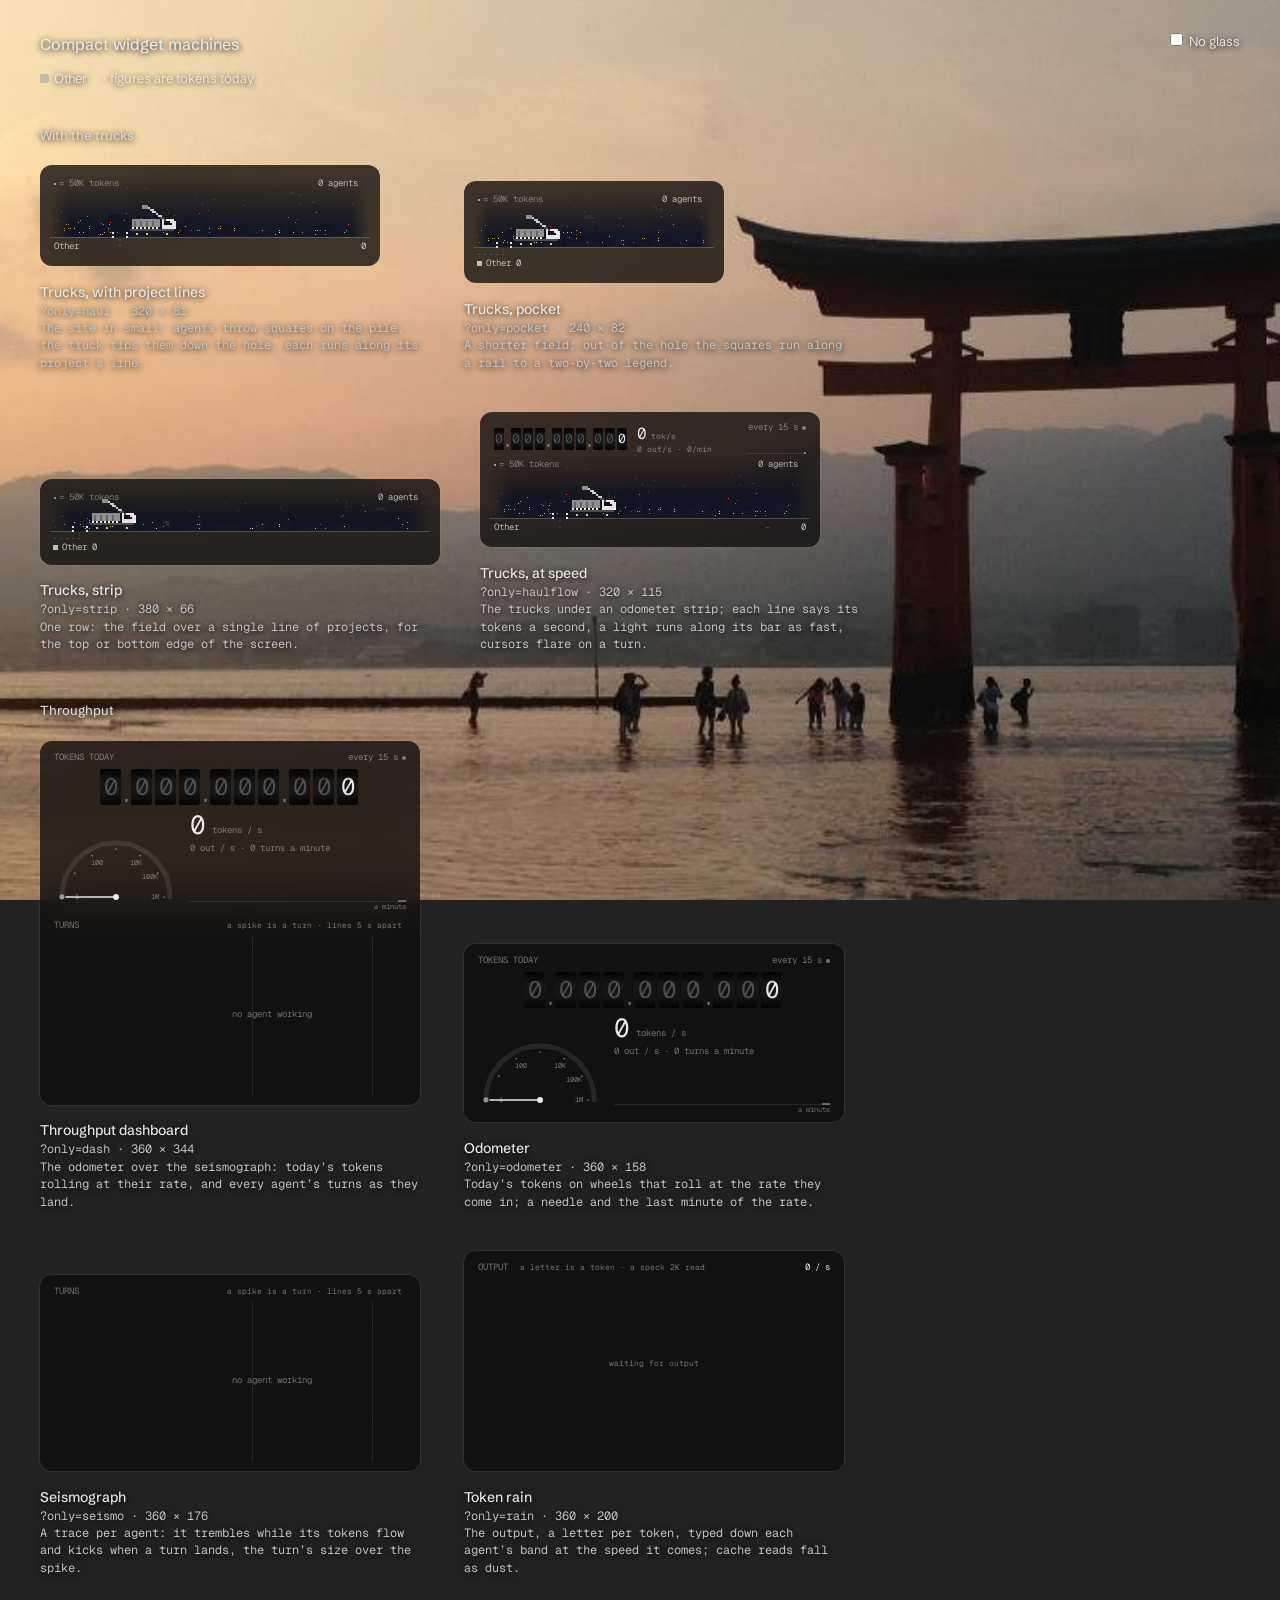
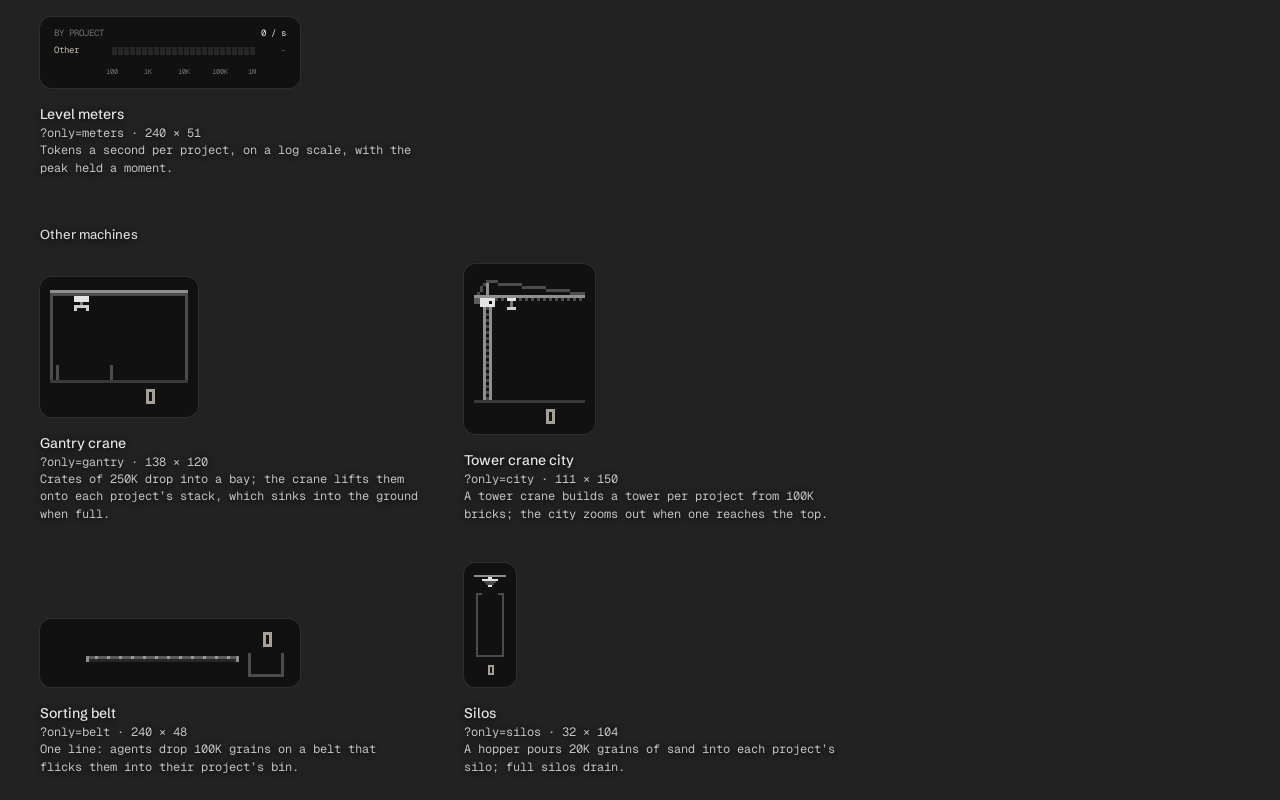
<file: lab/index.html>
<!doctype html>
<html lang="en">
<head>
<meta charset="utf-8">
<meta name="viewport" content="width=device-width, initial-scale=1">
<title>Compact widget machines</title>
<link href="https://fonts.googleapis.com/css2?family=Geist+Mono:wght@400&family=Schibsted+Grotesk:wght@400;500&display=swap" rel="stylesheet">
<style>
  /* Each machine as the desktop widget would show it: in a small dark glass window over a wallpaper.
     ?only=<machine> shows one machine alone on a transparent page, for the widget app. */
  body { margin: 0; min-height: 100vh; color: #e8e8e8; font: 400 .875rem/1.5 "Schibsted Grotesk", system-ui, sans-serif;
    background: #222 url(torii.jpg) center / cover fixed; }
  h1 { margin: 0; padding: 2rem 2.5rem 0; font-size: 1rem; font-weight: 500; text-shadow: 0 1px 6px #000; }
  h2 { margin: 0; padding: 1.5rem 2.5rem 0; font-size: .8125rem; font-weight: 500; color: #d8d8d8; text-shadow: 0 1px 6px #000; }
  main { display: flex; flex-wrap: wrap; align-items: flex-end; gap: 2.5rem; padding: 1.25rem 2.5rem 1.5rem; }
  figure { margin: 0; }
  .glass { display: inline-block; padding: 10px; border-radius: 12px; background: rgb(14 14 14 / .78);
    backdrop-filter: blur(24px) saturate(1.4); box-shadow: 0 0 0 1px rgb(255 255 255 / .06); }
  .clear .glass { background: none; backdrop-filter: none; box-shadow: 0 0 0 1px rgb(255 255 255 / .12); }
  figcaption { margin-top: .6rem; max-width: 24rem; text-shadow: 0 1px 6px #000; }
  figcaption b { font-weight: 500; }
  figcaption span { display: block; color: #c4c4c4; font: 400 .75rem/1.45 "Geist Mono", ui-monospace, monospace; }
  figcaption i { font-style: normal; }
  label { position: fixed; top: 1.9rem; right: 2.5rem; font-size: .8125rem; text-shadow: 0 1px 6px #000; }
  .key { display: flex; gap: 1rem; padding: 0 2.5rem; font-size: .8125rem; text-shadow: 0 1px 6px #000; }
  .key i { display: inline-block; width: .55rem; height: .55rem; border-radius: 2px; margin-right: .35rem; }
  html.only, html.only body { background: transparent; }
  html.only body { display: grid; place-items: center; height: 100vh; overflow: hidden; }
</style>
</head>
<body>
<script type="module">
  import { run, MACHINES, PROJECTS, NAMES, RGB } from './lab.js';
  import { demo } from './flow.js';    // the throughput layouts: the trucks at speed, the dashboard and its pieces
  const only = new URLSearchParams(location.search).get('only');
  demo();                               // ?relay=demo: made-up agents
  if (only && MACHINES[only]) {
    document.documentElement.classList.add('only');
    const el = document.createElement('div'); document.body.append(el);
    // The app sizes its window from this, again whenever the projects change and the machine is rebuilt.
    const size = () => { const [w, h] = MACHINES[only].size(); window.webkit?.messageHandlers?.frame?.postMessage({ w, h, widget: true }); };
    run([[el, only]], [], size);
    size();
  } else {
    document.body.innerHTML = `<h1>Compact widget machines</h1>
      <label><input type="checkbox" id="clear"> No glass</label>
      <p class="key"></p>
      ${[['With the trucks', m => m.trucks], ['Throughput', m => m.flow && !m.trucks], ['Other machines', m => !m.trucks && !m.flow]].map(([title, of]) => `<h2>${title}</h2>
      <main>${Object.entries(MACHINES).filter(([, m]) => of(m)).map(([k, m]) => `<figure><div class="glass" data-m="${k}"></div>
        <figcaption><b>${m.name}</b><span>?only=${k} · <i data-size="${k}"></i></span><span>${m.note}</span></figcaption></figure>`).join('')}</main>`).join('')}`;
    document.getElementById('clear').addEventListener('change', e => document.body.classList.toggle('clear', e.target.checked));
    // The key and the sizes follow the projects the feed names.
    const key = () => {
      document.querySelector('.key').innerHTML = `${PROJECTS.map(p => `<span><i style="background:rgb(${RGB[p]})"></i>${NAMES[p]}</span>`).join('')}<span style="opacity:.8">· figures are tokens today</span>`;
      for (const el of document.querySelectorAll('[data-size]')) el.textContent = MACHINES[el.dataset.size].size().join(' × ');
    };
    run([...document.querySelectorAll('[data-m]')].map(el => [el, el.dataset.m]), [], key);
    key();
  }
</script>
</body>
</html>
</file>
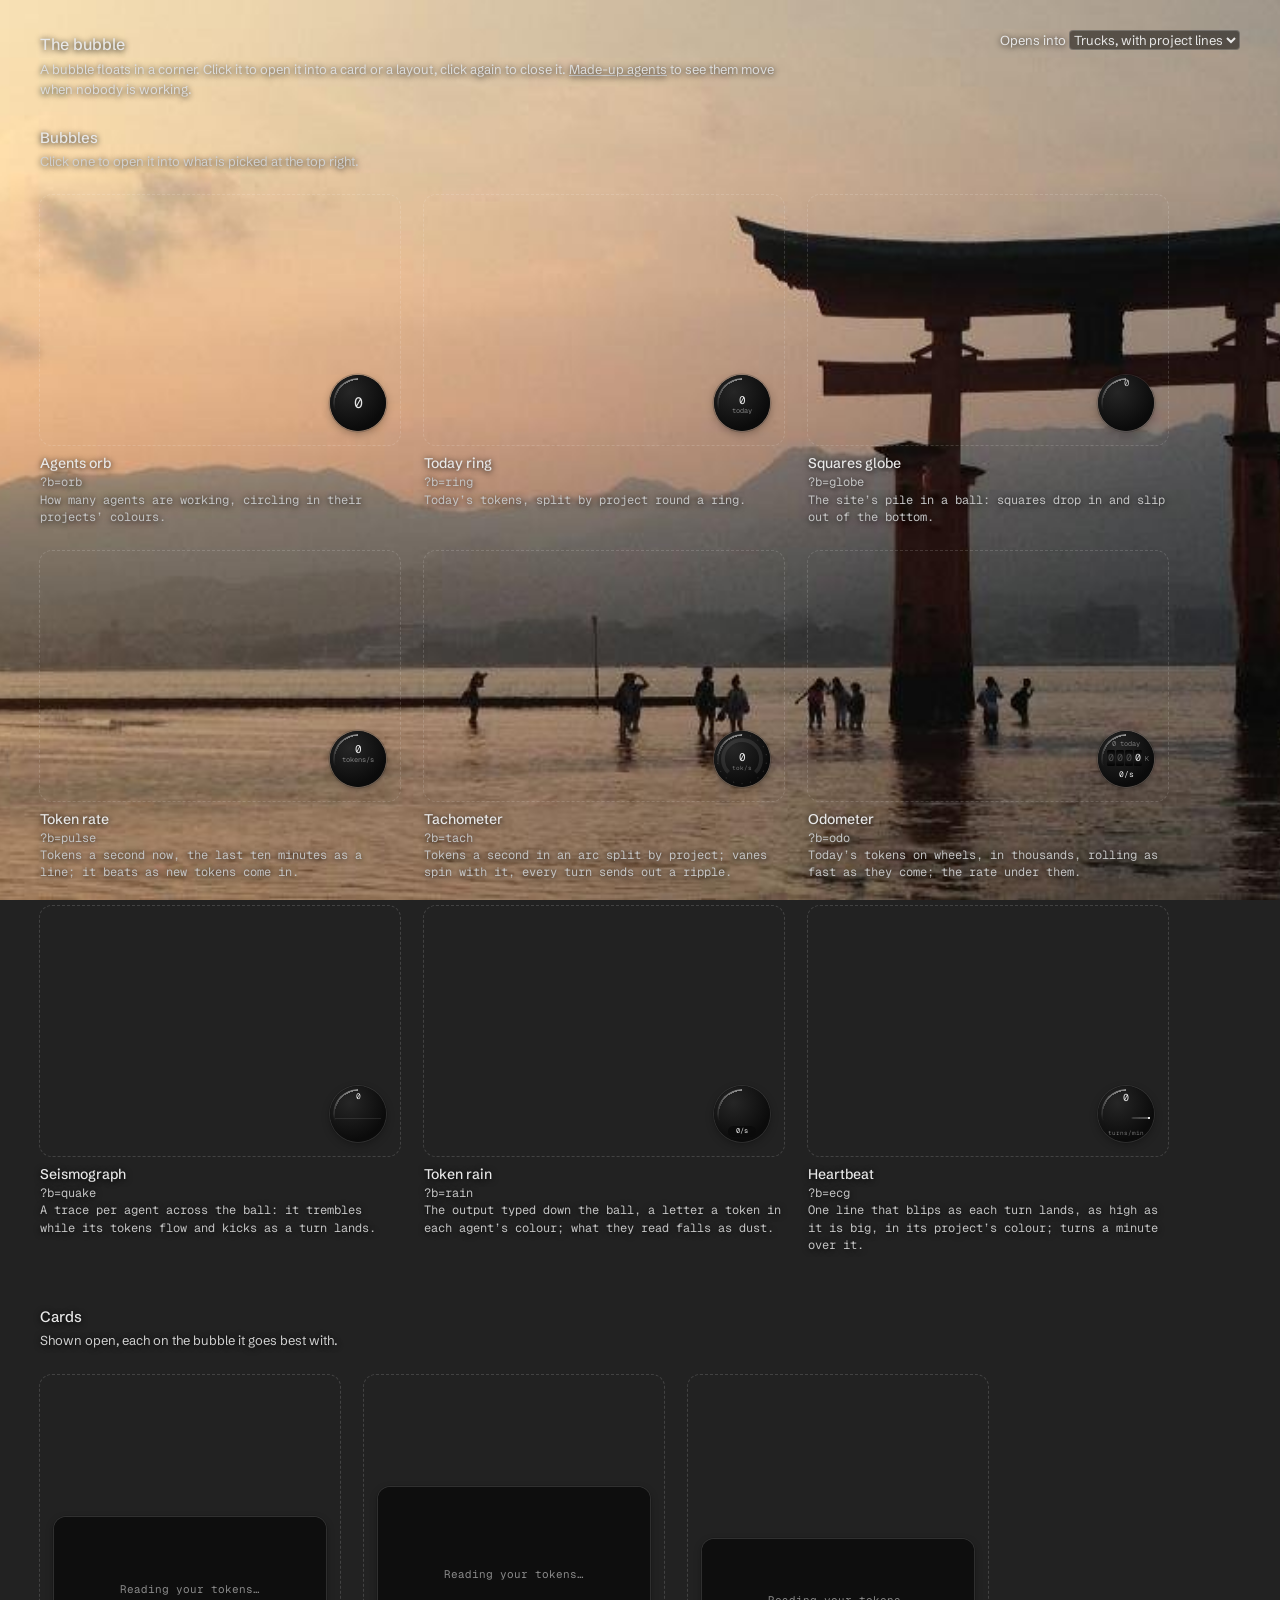
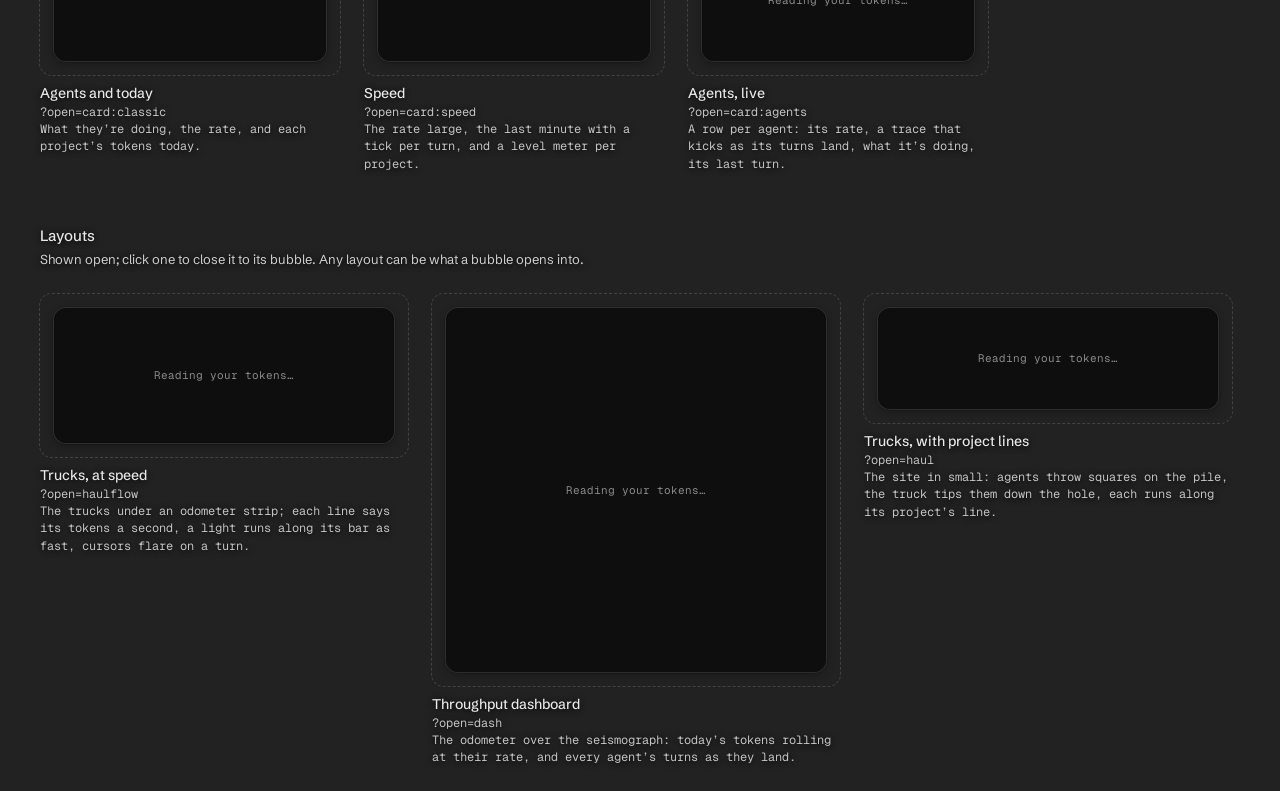
<file: lab/bubble.html>
<!doctype html>
<html lang="en">
<head>
<meta charset="utf-8">
<meta name="viewport" content="width=device-width, initial-scale=1">
<title>The bubble</title>
<link href="https://fonts.googleapis.com/css2?family=Geist+Mono:wght@400&family=Schibsted+Grotesk:wght@400;500&display=swap" rel="stylesheet">
<link href="bubble.css" rel="stylesheet">
<style>
  /* The bubbles side by side over a wallpaper (click one to open it), then what they can open into shown open: the
     cards and the layouts worth comparing. ?b=<bubble>&open=<card:key|layout> shows one alone on a transparent page,
     pinned to the bottom right, for the app (&app=1); ?relay=demo makes agents up. */
  body { margin: 0; min-height: 100vh; color: #e8e8e8; font: 400 .875rem/1.5 "Schibsted Grotesk", system-ui, "Hiragino Sans", "Hiragino Kaku Gothic ProN", sans-serif;
    background: #222 url(torii.jpg) center / cover fixed; }
  h1 { margin: 0; padding: 2rem 2.5rem 0; font-size: 1rem; font-weight: 500; text-shadow: 0 1px 6px #000; }
  .intro { margin: .25rem 2.5rem 0; max-width: 46rem; font-size: .8125rem; color: #ddd; text-shadow: 0 1px 6px #000; }
  .intro a { color: inherit; }
  h2 { margin: 0; padding: 1.75rem 2.5rem 0; font-size: .9375rem; font-weight: 500; text-shadow: 0 1px 6px #000; }
  h2 + p { margin: .15rem 2.5rem 0; font-size: .8125rem; color: #d0d0d0; text-shadow: 0 1px 6px #000; }
  .controls { position: absolute; top: 1.9rem; right: 2.5rem; display: flex; gap: 1rem; font-size: .8125rem; text-shadow: 0 1px 6px #000; }
  .controls select { font: inherit; background: rgb(0 0 0 / .5); color: inherit; border: 1px solid rgb(255 255 255 / .2); border-radius: 4px; }
  main { display: flex; flex-wrap: wrap; gap: 1.5rem; padding: 1.5rem 2.5rem; }
  figure { margin: 0; }
  .stage { position: relative; width: 420px; height: 240px; border-radius: 12px; outline: 1px dashed rgb(255 255 255 / .15); }
  figcaption { margin-top: .5rem; text-shadow: 0 1px 6px #000; max-width: 420px; }
  figcaption b { font-weight: 500; }
  figcaption span { display: block; color: #c4c4c4; font: 400 .75rem/1.45 "Geist Mono", ui-monospace, monospace; }

  html.one, html.one body { background: transparent; }
  html.one body { height: 100vh; overflow: hidden; }
</style>
</head>
<body>
<script type="module">
  import { bubble, BUBBLES, CARDS, isCard } from './bubble.js';
  import { MACHINES } from './lab.js';
  import { setKinds } from './flow.js';
  import { setScene } from './scene.js';
  import { LANG, setLang } from './i18n.js';
  const q = new URLSearchParams(location.search), one = q.get('b');
  const open = isCard(q.get('open')) || MACHINES[q.get('open')] ? q.get('open') : 'haul';
  if (one && BUBBLES[one]) {
    document.documentElement.classList.add('one');
    // For the app: it pins the bubble to a corner, hovers and toggles it, and changes what shows in place (`set`), so
    // the stats so far stay instead of the page loading again.
    let style = one, what = open, corner = [false, false], b;
    const make = wasOpen => { b = bubble(document.body, { style, open: what, app: q.has('app'), pin: wasOpen ? 'open' : null }); b.anchor(...corner); };
    make(false);
    window.bubble = {
      hover: on => b.hover(on), toggle: () => b.toggle(),
      anchor(t, l) { corner = [t, l]; b.anchor(t, l); },
      set({ b: s, open: o, kinds, scene, lang }) {
        if (kinds) setKinds(kinds);
        if (scene) setScene(scene);
        const relang = lang && lang !== LANG;
        if (relang) setLang(lang);
        if (relang || (s && BUBBLES[s] && s !== style) || (o && o !== what && (isCard(o) || MACHINES[o]))) {
          const wasOpen = b.isOpen;
          style = BUBBLES[s] ? s : style; what = isCard(o) || MACHINES[o] ? o : what;
          b.stop(); make(wasOpen);
        }
      },
    };
  } else {
    // What a bubble opens into, shown open: the cards on the bubble each goes best with, and the layouts worth comparing.
    const PAIR = { classic: 'orb', speed: 'tach', agents: 'quake' }, FIELDS = ['haulflow', 'dash', 'haul'];
    const fig = (data, size, title, url, note) => `<figure style="width:${size[0]}px"><div class="stage" ${data} style="width:${size[0]}px;height:${size[1]}px"></div>
      <figcaption><b>${title}</b><span>${url}</span><span>${note}</span></figcaption></figure>`;
    const options = [...Object.entries(CARDS).map(([k, c]) => ['card:' + k, c.name]), ...Object.entries(MACHINES).map(([k, m]) => [k, m.name])];
    const demo = q.get('relay') === 'demo';
    document.body.innerHTML = `<h1>The bubble</h1>
      <p class="intro">A bubble floats in a corner. Click it to open it into a card or a layout, click again to close it.
        ${demo ? 'Made-up agents — <a href="?">follow the relay</a>.' : '<a href="?relay=demo">Made-up agents</a> to see them move when nobody is working.'}</p>
      <div class="controls"><label>Opens into <select id="open">${options.map(([k, n]) => `<option value="${k}"${k === open ? ' selected' : ''}>${n}</option>`).join('')}</select></label></div>
      <h2>Bubbles</h2><p>Click one to open it into what is picked at the top right.</p>
      <main>${Object.entries(BUBBLES).map(([k, b]) => fig(`data-b="${k}"`, [360, 250], b.name, `?b=${k}`, b.note)).join('')}</main>
      <h2>Cards</h2><p>Shown open, each on the bubble it goes best with.</p>
      <main>${Object.entries(CARDS).map(([k, c]) => fig(`data-card="${k}"`, [300, 300], c.name, `?open=card:${k}`, c.note)).join('')}</main>
      <h2>Layouts</h2><p>Shown open; click one to close it to its bubble. Any layout can be what a bubble opens into.</p>
      <main>${FIELDS.map(k => fig(`data-art="${k}"`, MACHINES[k].size().map(v => v + 48), MACHINES[k].name, `?open=${k}`, MACHINES[k].note)).join('')}</main>`;
    document.getElementById('open').addEventListener('change', e => { q.set('open', e.target.value); location.search = q; });
    for (const el of document.querySelectorAll('[data-b]')) bubble(el, { style: el.dataset.b, open });
    for (const el of document.querySelectorAll('[data-card]')) bubble(el, { style: PAIR[el.dataset.card], open: 'card:' + el.dataset.card, pin: 'open' });
    for (const el of document.querySelectorAll('[data-art]')) bubble(el, { style: 'tach', open: el.dataset.art, pin: 'open' });
  }
</script>
</body>
</html>
</file>
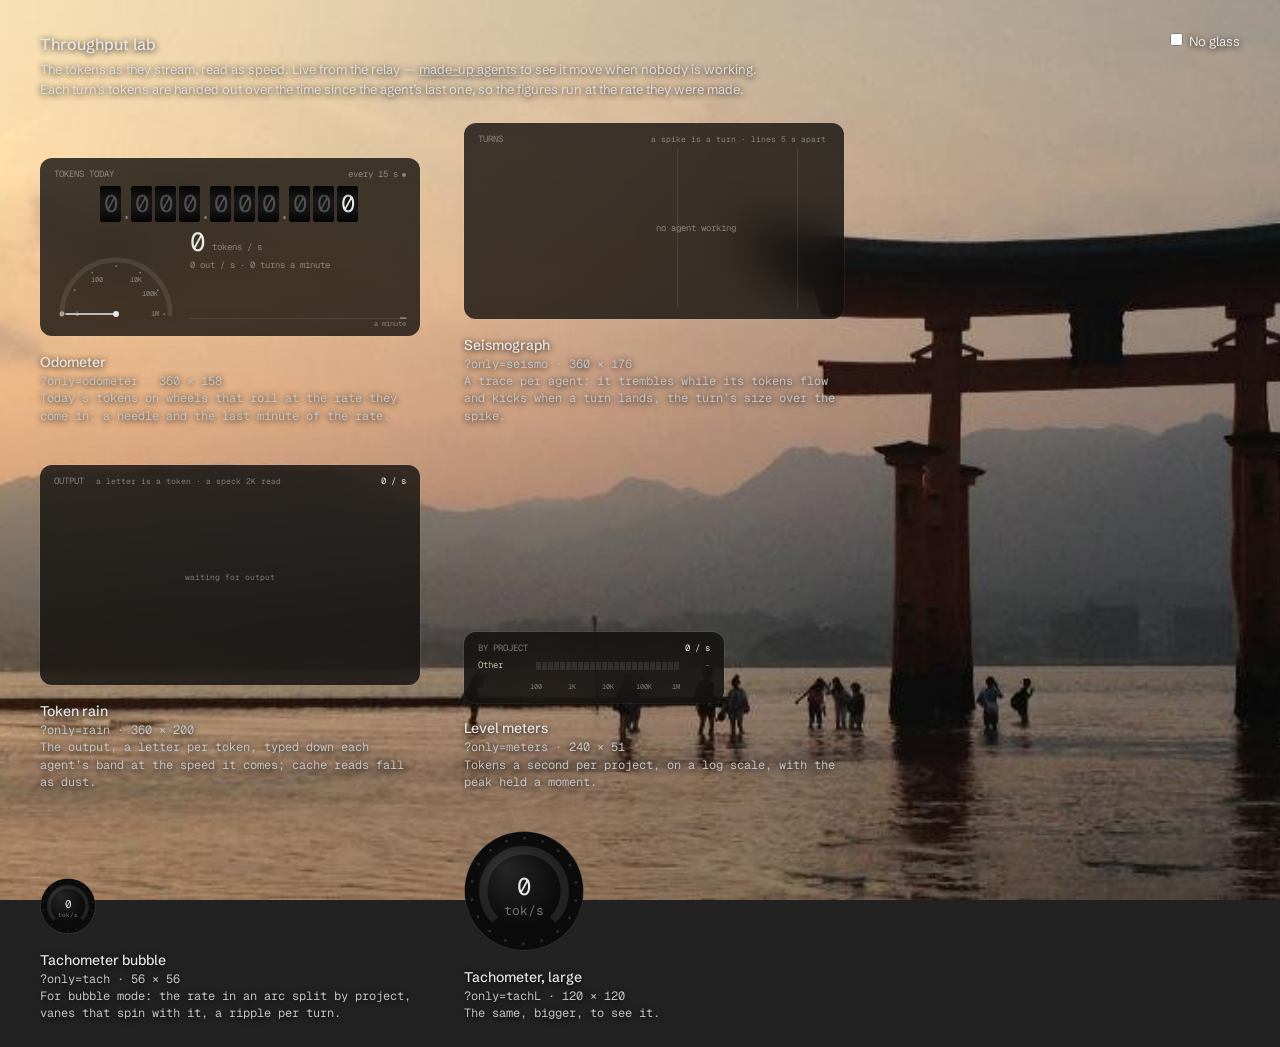
<file: lab/flow.html>
<!doctype html>
<html lang="en">
<head>
<meta charset="utf-8">
<meta name="viewport" content="width=device-width, initial-scale=1">
<title>Throughput lab</title>
<link href="https://fonts.googleapis.com/css2?family=Geist+Mono:wght@400&family=Schibsted+Grotesk:wght@400;500&display=swap" rel="stylesheet">
<style>
  /* The streamed tokens read as speed: each piece in a small dark glass window over the wallpaper, like index.html.
     ?only=<piece> shows one alone on a transparent page; ?relay=demo makes agents up instead of following the relay. */
  body { margin: 0; min-height: 100vh; color: #e8e8e8; font: 400 .875rem/1.5 "Schibsted Grotesk", system-ui, sans-serif;
    background: #222 url(torii.jpg) center / cover fixed; }
  h1 { margin: 0; padding: 2rem 2.5rem 0; font-size: 1rem; font-weight: 500; text-shadow: 0 1px 6px #000; }
  .intro { margin: .25rem 2.5rem 0; max-width: 46rem; font-size: .8125rem; color: #ddd; text-shadow: 0 1px 6px #000; }
  .intro a { color: inherit; }
  main { display: flex; flex-wrap: wrap; align-items: flex-end; gap: 2.5rem; padding: 1.5rem 2.5rem; }
  figure { margin: 0; }
  .glass { display: inline-block; padding: 10px; border-radius: 12px; background: rgb(14 14 14 / .78);
    backdrop-filter: blur(24px) saturate(1.4); box-shadow: 0 0 0 1px rgb(255 255 255 / .06); }
  .clear .glass { background: none; backdrop-filter: none; box-shadow: 0 0 0 1px rgb(255 255 255 / .12); }
  .bare { display: inline-block; }
  figcaption { margin-top: .6rem; max-width: 24rem; text-shadow: 0 1px 6px #000; }
  figcaption b { font-weight: 500; }
  figcaption span { display: block; color: #c4c4c4; font: 400 .75rem/1.45 "Geist Mono", ui-monospace, monospace; }
  label { position: fixed; top: 1.9rem; right: 2.5rem; font-size: .8125rem; text-shadow: 0 1px 6px #000; }
  html.only, html.only body { background: transparent; }
  html.only body { display: grid; place-items: center; height: 100vh; overflow: hidden; }
</style>
</head>
<body>
<script type="module">
  import { start, PIECES } from './flow.js';
  const q = new URLSearchParams(location.search), only = q.get('only'), demo = q.get('relay') === 'demo';
  if (only && PIECES[only]) {
    document.documentElement.classList.add('only');
    const el = document.createElement('div'); document.body.append(el);
    const [w, h] = PIECES[only].size(); window.webkit?.messageHandlers?.frame?.postMessage({ w, h, widget: true });
    start([[el, only]]);
  } else {
    document.body.innerHTML = `<h1>Throughput lab</h1>
      <p class="intro">The tokens as they stream, read as speed. ${demo ? 'Made-up agents — <a href="?">follow the relay</a>.'
        : 'Live from the relay — <a href="?relay=demo">made-up agents</a> to see it move when nobody is working.'}
        Each turn’s tokens are handed out over the time since the agent’s last one, so the figures run at the rate they were made.</p>
      <label><input type="checkbox" id="clear"> No glass</label>
      <main>${Object.entries(PIECES).map(([k, p]) => `<figure><div class="${k.startsWith('tach') ? 'bare' : 'glass'}" data-p="${k}"></div>
        <figcaption><b>${p.name}</b><span>?only=${k} · ${p.size().join(' × ')}</span><span>${p.note}</span></figcaption></figure>`).join('')}</main>`;
    document.getElementById('clear').addEventListener('change', e => document.body.classList.toggle('clear', e.target.checked));
    start([...document.querySelectorAll('[data-p]')].map(el => [el, el.dataset.p]));
  }
</script>
</body>
</html>
</file>
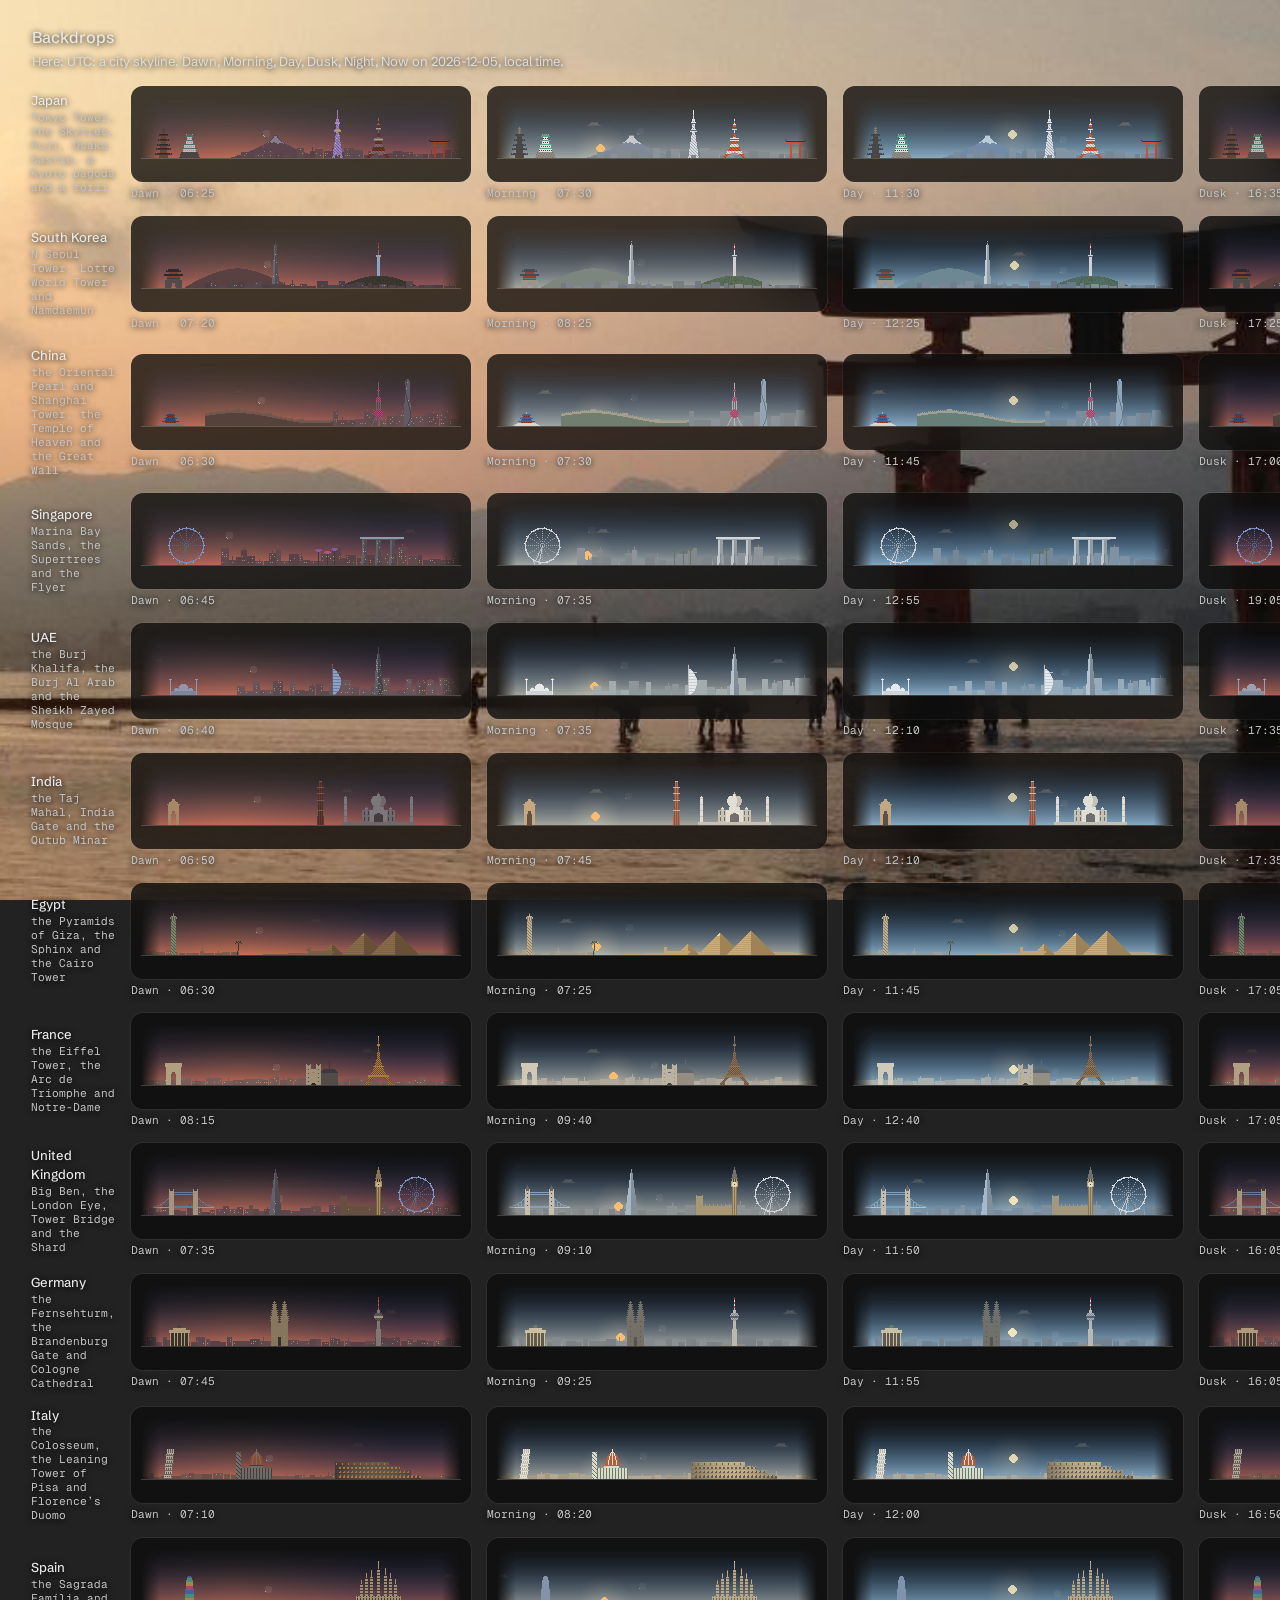
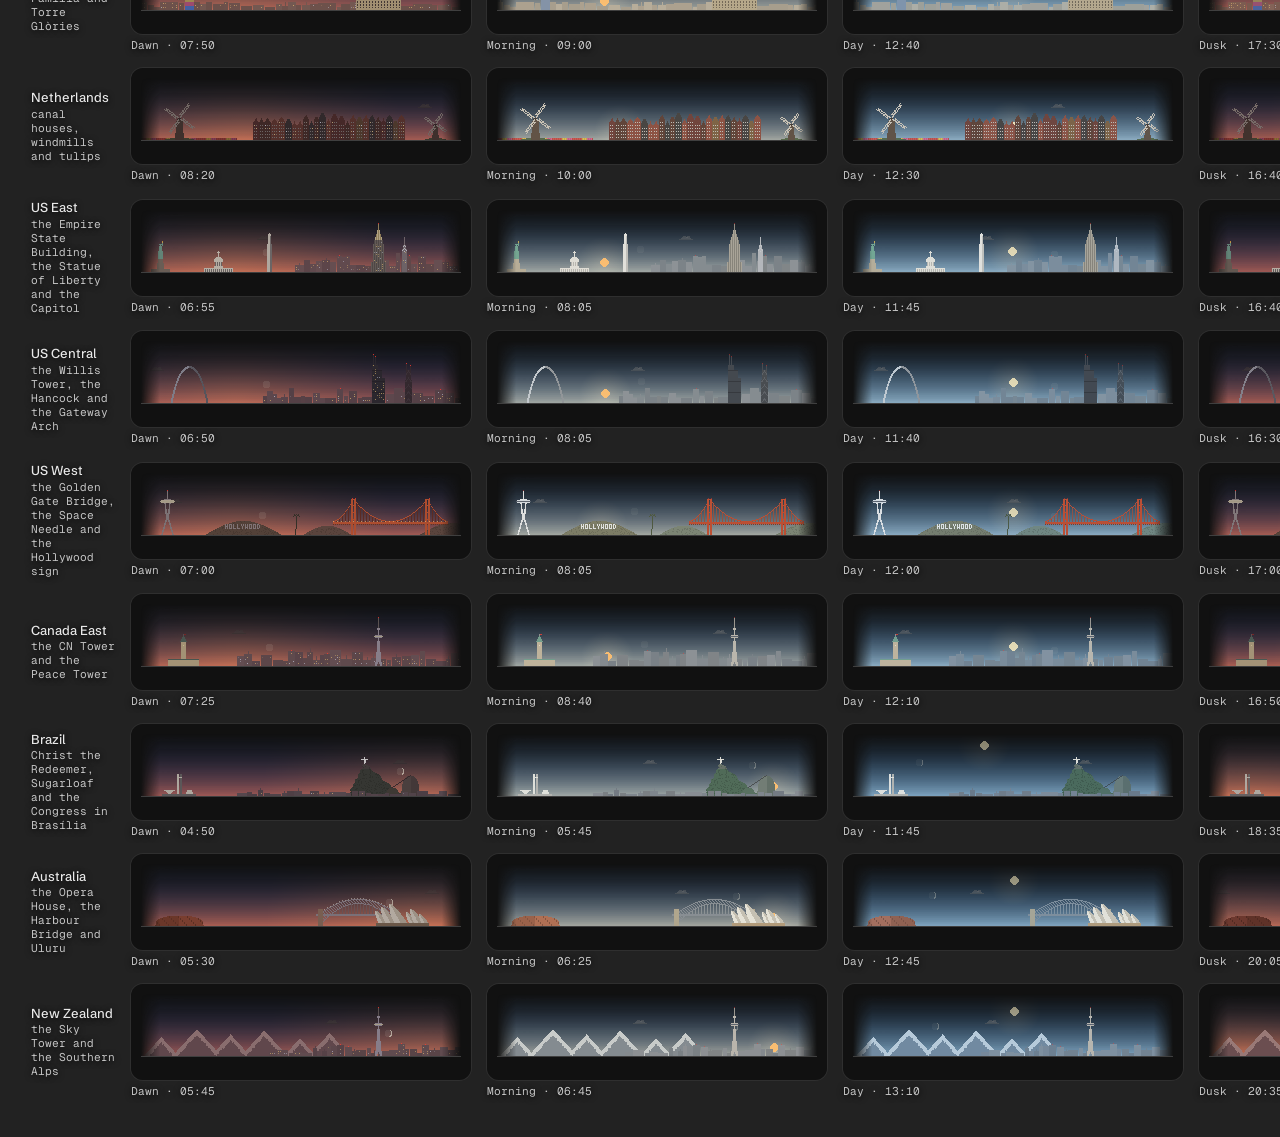
<file: lab/scene.html>
<!doctype html>
<html lang="en">
<head>
<meta charset="utf-8">
<meta name="viewport" content="width=device-width, initial-scale=1">
<title>Backdrops</title>
<link href="https://fonts.googleapis.com/css2?family=Geist+Mono:wght@400&family=Schibsted+Grotesk:wght@400;500&display=swap" rel="stylesheet">
<style>
  /* Every place's backdrop behind the trucks, at dawn, by day, at dusk, at night and now, each in the field's small
     dark glass window. ?only=<place> shows one; ?date=YYYY-MM-DD another day (the moon's phase, the season);
     ?m=Day,Night only those moments. */
  body { margin: 0; color: #e8e8e8; font: 400 .8125rem/1.45 "Schibsted Grotesk", system-ui, sans-serif; background: #222 url(torii.jpg) center / cover fixed; }
  h1 { margin: 0; padding: 1.6rem 2rem .2rem; font-size: 1rem; font-weight: 500; text-shadow: 0 1px 6px #000; }
  p.intro { margin: 0 2rem; color: #ddd; text-shadow: 0 1px 6px #000; }
  table { border-spacing: 14px; padding: 0 1rem 1.5rem; }
  th { font-weight: 500; text-align: left; text-shadow: 0 1px 6px #000; }
  th small { display: block; font: 400 .7rem "Geist Mono", ui-monospace, monospace; color: #c4c4c4; }
  .glass { padding: 10px; border-radius: 12px; background: rgb(14 14 14 / .78); backdrop-filter: blur(24px) saturate(1.4);
    box-shadow: 0 0 0 1px rgb(255 255 255 / .06); }
  canvas { display: block; }
  td small { display: block; margin-top: 4px; font: 400 .7rem "Geist Mono", ui-monospace, monospace; color: #c4c4c4; text-shadow: 0 1px 6px #000; }
</style>
</head>
<body>
<script type="module">
  import { PLACES, backdrop, sunHeight, zoneTime, placeOf } from './scene.js';
  const q = new URLSearchParams(location.search), only = q.get('only'), W = +q.get('w') || 320, B = +q.get('ground') || 62;
  const [y, m, d] = (q.get('date') || new Date().toLocaleDateString('en-CA')).split('-').map(Number);
  const zoneOf = c => c.zones[0].endsWith('/') ? 'Australia/Sydney' : c.zones[0];
  // The first moment of the day the sun passes `alt` going up (or down), in five-minute steps.
  const when = (c, alt, rising) => {
    const t0 = zoneTime(zoneOf(c), y, m - 1, d, 0);
    for (let k = 0, prev = sunHeight(t0, c.lat, c.lng); k < 288; k++) {
      const t = t0 + (k + 1) * 3e5, h = sunHeight(t, c.lat, c.lng);
      if (rising ? prev < alt && h >= alt : prev > alt && h <= alt) return t;
      prev = h;
    }
    return t0 + 12 * 36e5;
  };
  const noon = c => { const t0 = zoneTime(zoneOf(c), y, m - 1, d, 0); let best = t0; for (let k = 0; k < 288; k++) { const t = t0 + k * 3e5; if (sunHeight(t, c.lat, c.lng) > sunHeight(best, c.lat, c.lng)) best = t; } return best; };
  const MOMENTS = [['Dawn', c => when(c, -3, true)], ['Morning', c => when(c, 8, true)], ['Day', noon], ['Dusk', c => when(c, -2, false)],
    ['Night', c => zoneTime(zoneOf(c), y, m - 1, d, 22)], ['Now', null]].filter(([name]) => !q.get('m') || q.get('m').split(',').includes(name));
  const cities = only ? [PLACES[only] || placeOf(only)] : Object.values(PLACES);
  const here = placeOf();
  document.body.innerHTML = `<h1>Backdrops</h1><p class="intro">Here: ${here.name}: ${here.sights}. ${MOMENTS.map(m => m[0]).join(', ')} on ${y}-${String(m).padStart(2, '0')}-${String(d).padStart(2, '0')}, local time.</p>
    <table>${cities.map(c => `<tr><th>${c.name}<small>${c.sights}</small></th>${MOMENTS.map(([name, f]) => {
      const at = f ? f(c) : null, label = at ? new Intl.DateTimeFormat('en-GB', { timeZone: zoneOf(c), hour: '2-digit', minute: '2-digit' }).format(at) : 'live';
      return `<td><div class="glass"><canvas data-city="${c.key}" data-at="${at ?? ''}"></canvas></div><small>${name} · ${label}</small></td>`;
    }).join('')}</tr>`).join('')}</table>`;
  const dpr = Math.min(4, devicePixelRatio || 1), all = [...document.querySelectorAll('canvas')].map(cv => {
    cv.width = W * dpr; cv.height = (B + 14) * dpr; cv.style.width = W + 'px'; cv.style.height = B + 14 + 'px';
    const ctx = cv.getContext('2d'); ctx.scale(dpr, dpr);
    const at = +cv.dataset.at, city = cv.dataset.city === 'auto' ? here : PLACES[cv.dataset.city];
    return { ctx, bd: backdrop(W, B, { at: Math.round(W * 0.74), city, clock: at ? () => at : Date.now }) };
  });
  const frame = now => {
    for (const { ctx, bd } of all) {
      ctx.clearRect(0, 0, W, B + 14);
      bd.draw(ctx, now / 1000);
      ctx.fillStyle = 'rgba(232, 232, 232, .22)'; ctx.fillRect(0, B, W, 1);
    }
    requestAnimationFrame(frame);
  };
  requestAnimationFrame(frame);
</script>
</body>
</html>
</file>
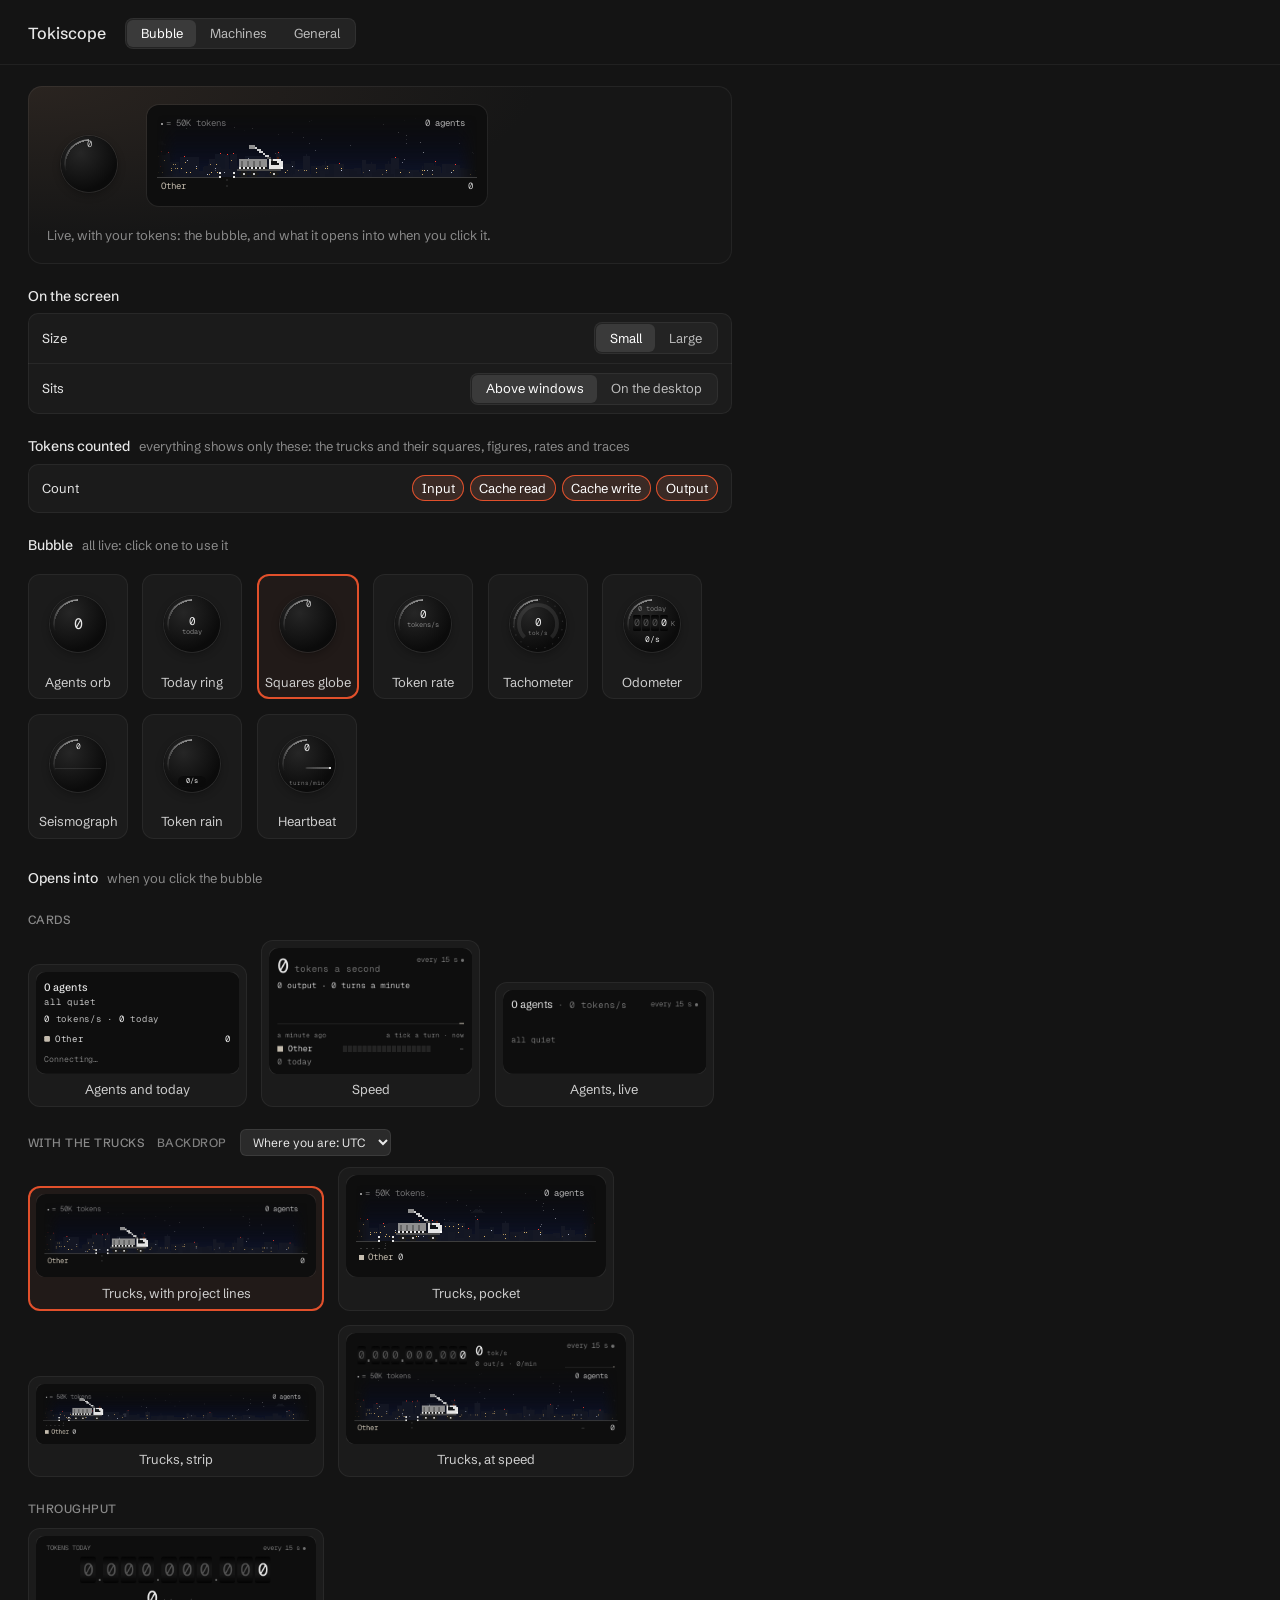
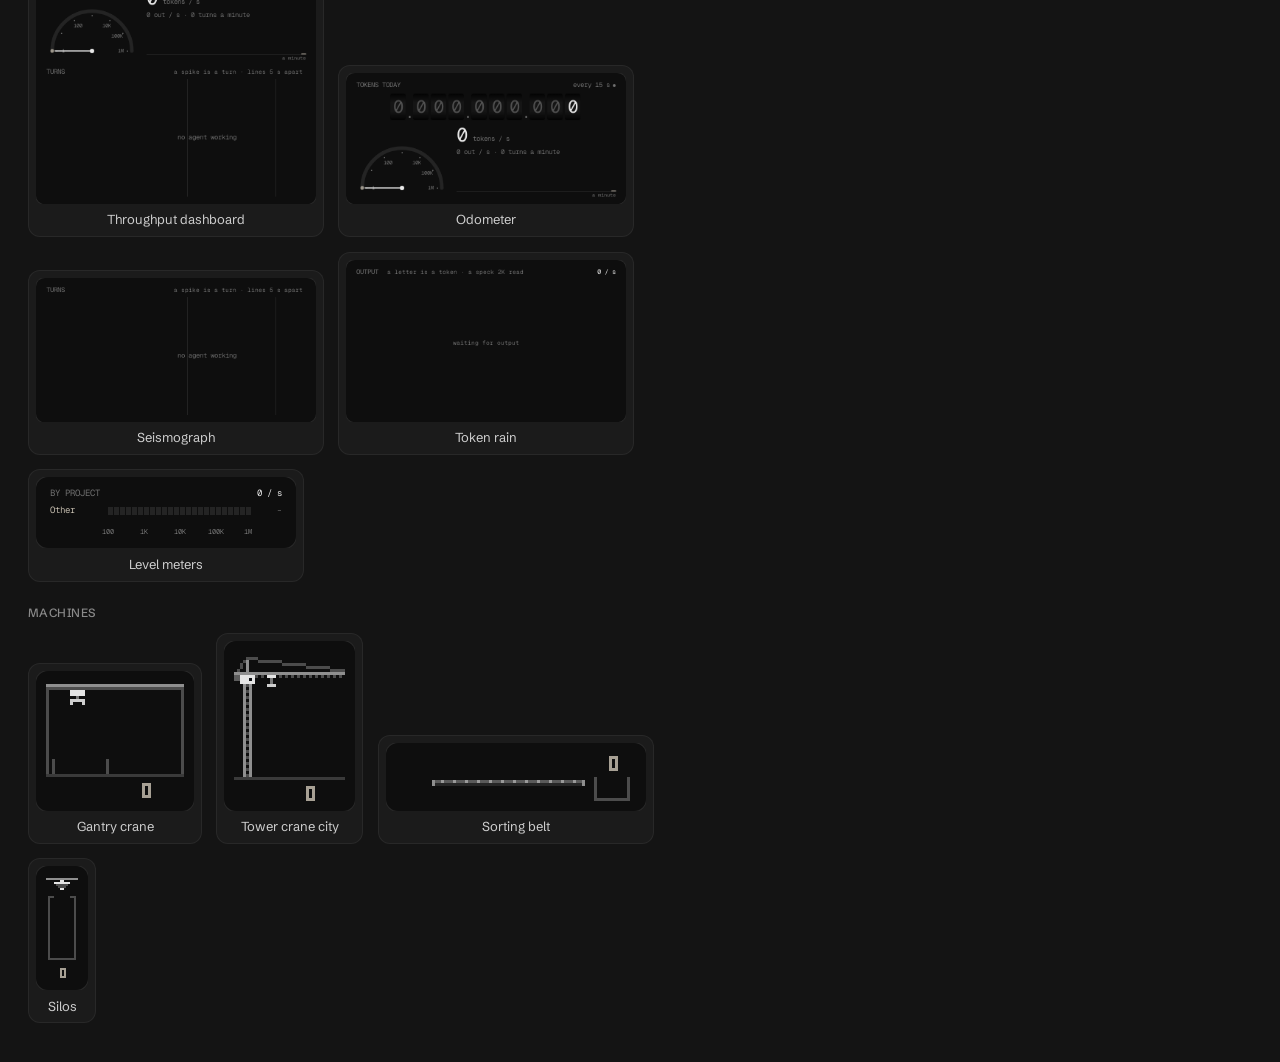
<file: lab/settings.html>
<!doctype html>
<html lang="en">
<head>
<meta charset="utf-8">
<meta name="viewport" content="width=device-width, initial-scale=1">
<title>Tokiscope Settings</title>
<link href="https://fonts.googleapis.com/css2?family=Geist+Mono:wght@400&family=Schibsted+Grotesk:wght@400;500&display=swap" rel="stylesheet">
<link href="bubble.css" rel="stylesheet">
<style>
  /* The app's settings window, in three tabs. Bubble: a live preview with your tokens, how it sits on the screen,
     the tokens counted, which bubble, and what it opens into (a card or a layout, all running live; click one to use
     it). Machines: this Mac and the others whose agents it shows, the only place other machines come up. General:
     login, updates, and the advanced options folded away. The page tells the app what was picked or asked for through
     `pick` ({ kind, key }; kind "do" for an action), and the app tells it its whole state through window.settings.set.
     ?b=<bubble>&open=<card:key|layout>&kinds=<in,cr,cw,out>&scene=<place>&tab=bubble|machines|general say what is in
     use. In a browser it runs on made-up state: ?demo=fresh (no other machines yet), ?demo=problem, ?welcome (the
     first launch), ?relay=demo (made-up agents). */
  :root { --accent: #e2502b; --line: rgb(255 255 255 / .06); }
  body { margin: 0; color: #e8e8e8; font: 400 .8125rem/1.45 "Schibsted Grotesk", system-ui, "Hiragino Sans", "Hiragino Kaku Gothic ProN", sans-serif; background: #141414;
    -webkit-user-select: none; user-select: none; }
  header { position: sticky; top: 0; z-index: 2; display: flex; align-items: center; gap: 1.2rem; padding: 1.1rem 1.75rem .9rem;
    background: #141414; box-shadow: 0 1px 0 var(--line); }
  h1 { margin: 0; font-size: 1rem; font-weight: 500; }
  main { display: none; max-width: 760px; padding: .4rem 0 2rem; }
  main.on { display: block; }
  h2 { margin: 0; padding: 1.4rem 1.75rem .45rem; font-size: .875rem; font-weight: 500; }
  h2 small { font-size: .8125rem; font-weight: 400; color: #8a8a8a; margin-left: .4rem; }
  .lead { margin: .9rem 1.75rem 0; color: #a8a8a8; max-width: 38rem; }
  /* A group of settings: rows in a box, as System Settings has them. */
  .group { margin: 0 1.75rem; border-radius: 10px; background: #1b1b1b; box-shadow: inset 0 0 0 1px var(--line); }
  .row { display: flex; align-items: center; gap: 1rem; padding: .55rem .9rem; min-height: 2rem; }
  .row + .row { border-top: 1px solid var(--line); }
  .row > b { flex: 1; font-weight: 400; }
  .row > b small { display: block; color: #7f7f7f; font-size: .75rem; }
  .row code { font: .75rem "Geist Mono", ui-monospace, "Hiragino Sans", "Hiragino Kaku Gothic ProN", monospace; color: #bdbdbd; }
  .hint { color: #7f7f7f; }
  .btn { font: inherit; color: #e8e8e8; background: #2a2a2a; border: 0; padding: .3rem .85rem; border-radius: 6px; cursor: pointer;
    box-shadow: inset 0 0 0 1px rgb(255 255 255 / .08); white-space: nowrap; }
  .btn:hover { background: #333; }
  .btn.primary { background: #3a2a25; box-shadow: inset 0 0 0 1px var(--accent); }
  .btn.link { background: none; box-shadow: none; padding: .3rem 0; color: #bdbdbd; }
  .btn.link:hover { color: #fff; }
  .btn:disabled { opacity: .45; cursor: default; }
  .switch { position: relative; width: 2.1rem; height: 1.2rem; padding: 0; border: 0; border-radius: 999px; background: #3a3a3a; cursor: pointer; flex: none; }
  .switch::after { content: ""; position: absolute; top: 2px; left: 2px; width: calc(1.2rem - 4px); height: calc(1.2rem - 4px); border-radius: 50%;
    background: #d8d8d8; transition: transform .15s ease; }
  .switch.on { background: var(--accent); }
  .switch.on::after { transform: translateX(.9rem); background: #fff; }
  .seg { display: inline-flex; padding: 2px; border-radius: 8px; background: #232323; box-shadow: inset 0 0 0 1px var(--line); flex: none; }
  .seg button { font: inherit; color: #bdbdbd; background: none; border: 0; padding: .28rem .85rem; border-radius: 6px; cursor: pointer; }
  .seg button.on { color: #fff; background: #3a3a3a; }
  select { font: inherit; color: #e8e8e8; background: #2a2a2a; border: 0; padding: .3rem .6rem; border-radius: 6px; cursor: pointer;
    box-shadow: inset 0 0 0 1px rgb(255 255 255 / .08); }
  .kinds { display: inline-flex; gap: .35rem; flex-wrap: wrap; }
  .kinds button { font: inherit; color: #9a9a9a; background: #1d1d1d; border: 0; padding: .22rem .6rem; border-radius: 999px; cursor: pointer;
    box-shadow: inset 0 0 0 1px rgb(255 255 255 / .08); }
  .kinds button.on { color: #fff; background: #3a2a25; box-shadow: inset 0 0 0 1px var(--accent); }
  /* The galleries: everything running live, the one in use outlined. */
  h3 { margin: 0; padding: 1rem 1.75rem 0; font-size: .75rem; font-weight: 500; color: #8a8a8a; text-transform: uppercase; letter-spacing: .04em;
    display: flex; align-items: center; gap: .8rem; }
  h3 select { text-transform: none; letter-spacing: 0; font-weight: 400; }
  .grid { display: flex; flex-wrap: wrap; align-items: flex-end; gap: .9rem; padding: .7rem 1.75rem .4rem; }
  .tile { display: flex; flex-direction: column; align-items: center; gap: .4rem; padding: 8px; border: 0; border-radius: 12px;
    background: #1b1b1b; color: inherit; font: inherit; cursor: pointer; box-shadow: inset 0 0 0 1px var(--line); }
  .tile:hover { background: #222; box-shadow: inset 0 0 0 1px rgb(255 255 255 / .14); }
  .tile.on { box-shadow: inset 0 0 0 2px var(--accent); background: #211a18; }
  .tile span { color: #cfcfcf; }
  .pv { position: relative; pointer-events: none; overflow: hidden; text-align: left; }
  .pv > .in { position: absolute; left: 0; top: 0; transform-origin: 0 0; }
  .field { padding: 10px; border-radius: 12px; background: #0e0e0e; box-shadow: 0 0 0 1px rgb(255 255 255 / .06); }
  .stage { display: flex; align-items: flex-end; gap: 1.2rem; flex-wrap: wrap; margin: 1rem 1.75rem 0; padding: 1.2rem; border-radius: 14px;
    background: radial-gradient(120% 140% at 0% 0%, #2a2420, #161616 60%); box-shadow: inset 0 0 0 1px var(--line); }
  .stage p { flex-basis: 100%; margin: 0; color: #8a8a8a; }
  #preview { display: flex; align-items: flex-end; gap: 1rem; }
  .ball-in { position: relative; width: 84px; height: 84px; flex: none; }
  .field .card { padding: 0; }
  /* Machines. */
  .list .row { gap: .75rem; }
  .dot { flex: none; width: 8px; height: 8px; border-radius: 50%; background: #4a4a4a; }
  .dot.on { background: #3ec26b; }
  .dot.off { background: #e2502b; }
  .meta { color: #7f7f7f; }
  .empty { padding: .9rem; color: #7f7f7f; }
  .ways { display: grid; grid-template-columns: 1fr 1fr; gap: .8rem; margin: 0 1.75rem; }
  .way { padding: .9rem 1rem 1rem; border-radius: 10px; background: #1b1b1b; box-shadow: inset 0 0 0 1px var(--line); }
  .way b { display: block; font-weight: 500; margin-bottom: .2rem; }
  .way p { margin: 0 0 .8rem; color: #8f8f8f; }
  .found { display: flex; align-items: center; gap: .9rem; margin: .8rem 1.75rem 0; padding: .7rem .9rem; border-radius: 10px; background: #18211b;
    box-shadow: inset 0 0 0 1px rgb(62 194 107 / .35); }
  .found span { flex: 1; }
  .problem { display: flex; align-items: center; gap: 1rem; margin: .9rem 1.75rem 0; padding: .7rem .9rem; border-radius: 10px;
    background: #2a1d17; box-shadow: inset 0 0 0 1px rgb(226 80 43 / .5); }
  .problem span { flex: 1; }
  .welcome { display: flex; gap: 1rem; align-items: center; margin: 1rem 1.75rem 0; padding: .9rem 1rem; border-radius: 12px; background: #211a18;
    box-shadow: inset 0 0 0 1px rgb(226 80 43 / .45); }
  .welcome div { flex: 1; }
  .welcome b { display: block; font-weight: 500; }
  .welcome span { color: #b8a8a2; }
  details > summary { list-style: none; cursor: pointer; padding: 1.4rem 1.75rem .45rem; font-size: .875rem; font-weight: 500; }
  details > summary::-webkit-details-marker { display: none; }
  details > summary::before { content: "▸"; display: inline-block; width: 1rem; color: #8a8a8a; transition: transform .15s; }
  details[open] > summary::before { transform: rotate(90deg); }
  footer { padding: 1.2rem 1.75rem 0; color: #6f6f6f; }
</style>
</head>
<body>
<script type="module">
  import { bubble, BUBBLES, CARDS } from './bubble.js';
  import { run, MACHINES, feed, counting } from './lab.js';
  import { setKinds } from './flow.js';
  import { PLACES, placeOf, setScene } from './scene.js';
  import { t, LANG } from './i18n.js';
  const q = new URLSearchParams(location.search);
  const app = !!window.webkit?.messageHandlers?.pick;
  const KINDS = [['in', t('Input')], ['cr', t('Cache read')], ['cw', t('Cache write')], ['out', t('Output')]];
  const GROUPS = [['trucks', t('With the trucks'), m => m.trucks], ['flow', t('Throughput'), m => m.flow && !m.trucks], ['machines', t('Machines'), m => !m.trucks && !m.flow]];
  const TABS = [['bubble', t('Bubble')], ['machines', t('Machines')], ['general', t('General')]];
  // What the app would say, for looking at it in a browser.
  const demo = q.get('demo') || '', others = demo === 'fresh' ? [] : [
    { machine: 'mac-mini', name: 'Mac mini', online: true, kind: 'Mac', replica: true, version: '0.7.1' },
    { machine: 'build-box', name: 'build-box', online: false, kind: 'Linux', replica: false, version: '0.7.1' },
  ];
  const state = {
    b: q.get('b') || 'globe', open: q.get('open') || 'haul',
    kinds: (q.get('kinds') || 'in,cr,cw,out').split(','), scene: q.get('scene') || 'auto', tab: q.get('tab') || 'bubble',
    zoom: 0, zooms: [t('Small'), t('Large')], desktop: false,
    welcome: q.has('welcome'), login: true, autoUpdates: true, updates: true, version: '',
    language: q.get('lang') || 'auto', languages: [['auto', t('System')], ['en', 'English'], ['ja', '日本語']],
    site: 0, sites: [t('Built in'), t('Local copy (localhost:8765)')], relay: '', source: t('This Mac’s hub, live'),
    stats: app ? null : {
      running: demo !== 'problem', version: '0.7.1', self: 'This Mac', dashboard: true,
      problems: demo === 'problem' ? [{ text: t('agent-stats is stopped: Tokiscope isn’t counting this Mac’s agents.'), button: t('Start It'), do: 'start' }] : [],
      requests: demo === 'fresh' ? [] : [{ id: 'r1', who: 'MacBook Pro', digits: '48 21' }],
      machines: others, found: demo === 'fresh' ? [{ name: 'Studio', node: 'mac-studio', url: 'http://mac-studio:7777' }] : [],
    },
  };
  const send = (kind, key = '') => window.webkit?.messageHandlers?.pick?.postMessage({ kind, key: String(key) });
  const esc = s => String(s ?? '').replace(/[&<>"]/g, c => ({ '&': '&amp;', '<': '&lt;', '>': '&gt;', '"': '&quot;' }[c]));
  const seg = (set, items) => `<div class="seg">${items.map(([key, name]) => `<button data-set="${set}" data-key="${key}">${name}</button>`).join('')}</div>`;
  const toggle = flag => `<button class="switch" data-flag="${flag}" aria-label="${flag}"></button>`;
  const tile = (kind, key, name, w, h) => `<button class="tile" data-kind="${kind}" data-key="${key}"><div class="pv" style="width:${w}px;height:${h}px"><div class="in"></div></div><span>${name}</span></button>`;
  const row = (label, control, hint = '') => `<div class="row"><b>${label}${hint ? `<small>${hint}</small>` : ''}</b>${control}</div>`;
  const backdrop = `<select class="scene"><option value="auto">${t('Where you are: {place}', { place: esc(placeOf().name) })}</option>
    ${Object.values(PLACES).sort((a, b) => a.name.localeCompare(b.name, LANG)).map(c => `<option value="${c.key}">${esc(c.name)}</option>`).join('')}
    <option value="off">${t('None')}</option></select>`;
  // What the bubble opens into: one of the cards (they were what showed on hover), or one of the layouts.
  const opens = () => `<h3>${t('Cards')}</h3><div class="grid">${Object.entries(CARDS).map(([k, c]) => tile('open', 'card:' + k, c.name, 228, 196)).join('')}</div>`
    + GROUPS.map(([group, title, of]) => `<h3>${title}${group === 'trucks' ? `<span class="hint" style="font-size:.75rem">${t('Backdrop')}</span>${backdrop}` : ''}</h3>
    <div class="grid">${Object.entries(MACHINES).filter(([, m]) => of(m)).map(([k, m]) => tile('open', k, m.name, 0, 0)).join('')}</div>`).join('');

  document.body.innerHTML = `<header><h1>Tokiscope</h1><div class="seg tabs">${TABS.map(([k, name]) => `<button data-tab="${k}">${name}</button>`).join('')}</div></header>
    <main data-tab="bubble">
      <div id="welcome"></div>
      <div class="stage"><div id="preview"></div><p>${t('Live, with your tokens: the bubble, and what it opens into when you click it.')}</p></div>
      <h2>${t('On the screen')}</h2>
      <div class="group">
        ${row(t('Size'), `<span id="zooms"></span>`)}
        ${row(t('Sits'), seg('desktop', [['0', t('Above windows')], ['1', t('On the desktop')]]))}
      </div>
      <h2>${t('Tokens counted')} <small>${t('everything shows only these: the trucks and their squares, figures, rates and traces')}</small></h2>
      <div class="group">${row(t('Count'), `<div class="kinds">${KINDS.map(([k, name]) => `<button data-k="${k}">${name}</button>`).join('')}</div>`)}</div>
      <p class="lead" id="nosplit" hidden>${t('For now the trucks and today’s figures count all tokens: the agent-stats that keeps your stats doesn’t split them by kind yet. They’ll follow your choice once it’s updated (0.7 on).')}</p>
      <h2>${t('Bubble')} <small>${t('all live: click one to use it')}</small></h2>
      <div class="grid">${Object.entries(BUBBLES).map(([k, b]) => tile('bubble', k, b.name, 84, 84)).join('')}</div>
      <h2>${t('Opens into')} <small>${t('when you click the bubble')}</small></h2>${opens()}
    </main>
    <main data-tab="machines"></main>
    <main data-tab="general"></main>`;
  for (const s of document.querySelectorAll('.scene')) s.addEventListener('change', e => pick('scene', e.target.value));

  // The previews, live: bubbles alone, cards and layouts as they open (layouts scaled to fit).
  for (const el of document.querySelectorAll('[data-kind=bubble] .in')) { el.style.cssText += 'width:84px;height:84px'; bubble(el, { style: el.closest('.tile').dataset.key, open: null }); }
  const cardIn = (el, k) => { el.innerHTML = '<div class="field"><div class="card"></div></div>'; const m = CARDS[k].make(el.querySelector('.card')); return m ? run([], [m]) : () => {}; };
  // Cards grow as they fill: each tile follows its card's size.
  for (const el of document.querySelectorAll('[data-key^="card:"] .in')) {
    el.style.cssText += 'transform:scale(.82)';
    cardIn(el, el.closest('.tile').dataset.key.slice(5));
    new ResizeObserver(() => Object.assign(el.parentElement.style, { width: Math.round(el.offsetWidth * 0.82) + 'px', height: Math.round(el.offsetHeight * 0.82) + 'px' })).observe(el);
  }
  const fields = [...document.querySelectorAll('[data-kind=open]:not([data-key^="card:"]) .in')];
  for (const el of fields) el.innerHTML = '<div class="field"><div></div></div>';
  const fit = () => {
    for (const el of fields) {
      const [w, h] = MACHINES[el.closest('.tile').dataset.key].size(), s = Math.min(1, 280 / (w + 20));
      el.style.transform = `scale(${s})`;
      Object.assign(el.parentElement.style, { width: Math.round((w + 20) * s) + 'px', height: Math.round((h + 20) * s) + 'px' });
    }
  };
  run(fields.map(el => [el.querySelector('.field > div'), el.closest('.tile').dataset.key]), [], fit);
  fit();
  // The one in use, large: the bubble beside what it opens into (the last preview stops when it's replaced).
  let previewed = '', stopPreview = () => {};
  const preview = () => {
    if (previewed === state.b + state.open || !BUBBLES[state.b]) return;
    previewed = state.b + state.open;
    stopPreview();
    const el = document.getElementById('preview');
    el.innerHTML = '<div class="ball-in"></div><div class="open-in"></div>';
    const b = bubble(el.firstElementChild, { style: state.b, open: null }), o = el.lastElementChild;
    let stopOpen = () => {};
    if (state.open.startsWith('card:') && CARDS[state.open.slice(5)]) stopOpen = cardIn(o, state.open.slice(5));
    else if (MACHINES[state.open]) { o.innerHTML = '<div class="field"><div></div></div>'; stopOpen = run([[o.querySelector('.field > div'), state.open]]); }
    stopPreview = () => { b.stop(); stopOpen(); };
  };

  // First launch: Tokiscope is already counting here; nothing to set up.
  const welcome = s => !s.welcome ? '' : `<div class="welcome"><div><b>${t('Tokiscope is counting your agents on this Mac.')}</b>
    <span>${t('Pick how it shows below. Use other machines too? Add them in Machines, whenever you like.')}</span></div>
    <button class="btn primary" data-do="welcomeDone">${t('Got It')}</button></div>`;

  // Machines: this Mac, the others, adding one. The fleet is never named; it is just "your machines".
  const machines = st => {
    if (!st) return `<p class="lead">${t('agent-stats isn’t part of this copy of Tokiscope.')}</p>`;
    const off = st.busy ? ' disabled' : '';
    let h = `<p class="lead">${t('Tokiscope counts the agents on this Mac. Add your other machines to see theirs here too: each Mac with Tokiscope keeps the stats of all of them, so any one of them can be off.')}</p>`;
    if (st.busy) h += `<p class="lead">${esc(t(st.busy))}</p>`;
    for (const p of st.problems || []) h += `<div class="problem"><span>${esc(t(p.text))}</span><button class="btn primary" data-do="${p.do}"${off}>${esc(t(p.button))}</button></div>`;
    if (st.canSetUp) {
      return h + `<h2>${t('This Mac')}</h2><div class="group list"><div class="row"><span class="dot off"></span><b>${t('Not counting yet')}<small>${t('Tokiscope runs agent-stats on this Mac to count its agents.')}</small></b>
        <button class="btn primary" data-do="setUp"${off}>${t('Start Counting')}</button></div></div>`;
    }
    for (const f of st.found || []) h += `<div class="found"><span>${t('Tokiscope already keeps your stats on {node}. Join it, so both show all your machines?', { node: `<b>${esc(f.node)}</b>` })}</span><button class="btn primary" data-join="${esc(f.url)}"${off}>${t('Join…')}</button></div>`;
    if (st.requests?.length) {
      h += `<h2>${t('Asking to join')}</h2><div class="group list">${st.requests.map(r => `<div class="row"><b>${esc(r.who)}<small>${t('Shows {digits}: approve only if it’s yours and shows the same.', { digits: esc(r.digits) })}</small></b><button class="btn primary" data-request="${esc(r.id)}"${off}>${t('Review…')}</button></div>`).join('')}</div>`;
    }
    h += `<h2>${t('This Mac')}</h2><div class="group list"><div class="row"><span class="dot ${st.running ? 'on' : 'off'}"></span>
      <b>${esc(t(st.self))}<small>${t(st.running ? 'Counting its agents' : 'Not counting')}${st.version ? ` · agent-stats ${esc(st.version)}` : ''}</small></b>
      ${st.dashboard ? `<button class="btn" data-do="dashboard">${t('Open Dashboard')}</button>` : ''}</div></div>`;
    if (st.machines) {
      h += `<h2>${t('Other machines')}</h2><div class="group list">${st.machines.length ? st.machines.map(m => `<div class="row"><span class="dot ${m.revoked ? 'off' : m.online ? 'on' : ''}"></span>
        <b>${esc(m.name)}<small>${m.revoked ? t('Removed') : [t(m.online ? 'Online' : 'Offline'), m.kind, t(m.replica ? 'keeps the stats too' : 'reports its agents'), m.version && `agent-stats ${m.version}`].filter(Boolean).map(esc).join(' · ')}</small></b>
        ${m.revoked ? '' : `<button class="btn" data-remove="${esc(m.machine)}"${off}>${t('Remove…')}</button>`}</div>`).join('') : `<div class="empty">${t('None yet.')}</div>`}</div>`;
    }
    h += `<h2>${t('Add a machine')}</h2><div class="ways">
      <div class="way"><b>${t('Add one from this Mac')}</b><p>${t('Another Mac, a Linux machine or a server you reach over SSH: Tokiscope installs agent-stats there and adds it.')}</p>
        <button class="btn primary" data-do="addMachine"${off}>${t('Add a Machine…')}</button></div>
      <div class="way"><b>${t('Or join another Mac')}</b><p>${t('Tokiscope already counts on another Mac? Join that one instead: this Mac’s stats go with it.')}</p>
        <button class="btn" data-do="join"${off}>${t('Join Another Mac…')}</button></div></div>`;
    return h;
  };
  // The language: the app's list (System first), the pick sent as `language`; the app loads the pages again in it.
  const general = s => `<h2>${t('Language')}</h2><div class="group">${row(t('Show Tokiscope in'), seg('language', (s.languages || []).map(([k, name]) => [esc(k), esc(name)])))}</div>
    <h2>${t('Startup')}</h2><div class="group">${row(t('Open at login'), `<button class="switch${s.login ? ' on' : ''}" data-do="login" aria-label="${t('Open at login')}"></button>`)}</div>
    <h2>${t('Updates')}</h2><div class="group">
      ${s.updates ? row(t('Check automatically'), `<button class="switch${s.autoUpdates ? ' on' : ''}" data-do="autoUpdates" aria-label="${t('Check automatically')}"></button>`, t('Tokiscope and agent-stats update together.')) : ''}
      ${row(`Tokiscope ${esc(s.version)}`, s.updates ? `<button class="btn" data-do="updates">${t('Check Now')}</button>` : `<span class="hint">${t('This build doesn’t update itself.')}</span>`)}
    </div>
    <details${shownAdvanced ? ' open' : ''}><summary>${t('Advanced')}</summary>
      <div class="group">
        ${s.stats && !s.stats.canSetUp ? row('agent-stats', s.stats.running ? `<button class="btn" data-do="stop">${t('Stop')}</button>` : `<button class="btn primary" data-do="start">${t('Start')}</button>`, t(s.stats.running ? 'Running on this Mac: it counts the agents and keeps the stats.' : 'Stopped: nothing is counted on this Mac.')) : ''}
        ${row(t('Stats'), `<span class="hint">${esc(t(s.source))}</span>`)}
        ${row(t('Stats relay'), `${s.relay ? `<code>${esc(s.relay)}</code>` : `<span class="hint">${t('None')}</span>`}<button class="btn" data-do="relay">${t('Change…')}</button>`, t('Read the stats from a relay when no hub answers.'))}
        ${row(t('Pages from'), seg('site', (s.sites || []).map((name, i) => [i, esc(t(name))])))}
        ${row('', `<button class="btn" data-do="reload">${t('Reload the Bubble')}</button>`)}
      </div></details>`;
  let shownAdvanced = q.has('advanced');

  let shown = {};
  const key = v => v === true ? '1' : v === false ? '0' : String(v);
  window.settings = {
    set(s) {
      Object.assign(state, s);
      for (const m of document.querySelectorAll('main')) m.classList.toggle('on', m.dataset.tab === state.tab);
      for (const b of document.querySelectorAll('[data-tab]')) if (b.tagName === 'BUTTON') b.classList.toggle('on', b.dataset.tab === state.tab);
      const z = seg('zoom', state.zooms.map((name, i) => [i, t(name)]));
      if (z !== shown.z) document.getElementById('zooms').innerHTML = shown.z = z;
      const w = welcome(state);
      if (w !== shown.w) document.getElementById('welcome').innerHTML = shown.w = w;
      const m = machines(state.stats), g = general(state);
      if (m !== shown.m) document.querySelector('main[data-tab=machines]').innerHTML = shown.m = m;
      if (g !== shown.g) document.querySelector('main[data-tab=general]').innerHTML = shown.g = g;
      for (const b of document.querySelectorAll('[data-set]')) b.classList.toggle('on', key(state[b.dataset.set]) === b.dataset.key);
      for (const b of document.querySelectorAll('[data-flag]')) b.classList.toggle('on', !!state[b.dataset.flag]);
      for (const b of document.querySelectorAll('.kinds button')) b.classList.toggle('on', state.kinds.includes(b.dataset.k));
      for (const t of document.querySelectorAll('.tile')) t.classList.toggle('on', state[{ bubble: 'b', open: 'open' }[t.dataset.kind]] === t.dataset.key);
      preview();
      for (const el of document.querySelectorAll('.scene')) el.value = state.scene;
      if (s.kinds) setKinds(state.kinds);
      if (s.scene) setScene(state.scene);
    },
  };
  const pick = (kind, key) => { send(kind, key); window.settings.set(kind === 'bubble' ? { b: key } : { [kind]: key }); };
  document.addEventListener('toggle', e => { if (e.target.tagName === 'DETAILS') shownAdvanced = e.target.open; }, true);
  document.addEventListener('click', e => {
    const b = e.target.closest('button');
    if (!b || b.disabled) return;
    const d = b.dataset;
    if (d.tab) { window.settings.set({ tab: d.tab }); send('tab', d.tab); }
    else if (d.set === 'language' && !app) { d.key === 'auto' ? q.delete('lang') : q.set('lang', d.key); location.search = q; }
    else if (d.set) pick(d.set, d.key);
    else if (d.flag) { const on = !state[d.flag]; send(d.flag, on ? 1 : 0); window.settings.set({ [d.flag]: on }); }
    else if (d.do) { send('do', d.do); if (!app && d.do === 'welcomeDone') window.settings.set({ welcome: false }); }
    else if (d.remove) send('remove', d.remove);
    else if (d.join) send('join', d.join);
    else if (d.request) send('request', d.request);
    else if (d.kind) pick(d.kind, d.key);
    else if (d.k) {
      const k = d.k, on = state.kinds.includes(k), next = KINDS.map(([x]) => x).filter(x => x === k ? !on : state.kinds.includes(x));
      if (!next.length) return;
      send('kinds', next.join());
      window.settings.set({ kinds: next });
    }
  });
  // Some kinds picked, but the stats say only totals: everything falls back to all of them, so say why.
  setInterval(() => { document.getElementById('nosplit').hidden = !feed.updated || counting.split || state.kinds.length === 4; }, 1000);
  window.settings.set({ scene: state.scene, kinds: state.kinds });
  send('ready');
</script>
</body>
</html>
</file>
<file: lab/bubble.css>
/* The bubble and what it opens into (bubble.js), for bubble.html and settings.html. */
/* The bubble, in the bottom right corner. */
.bw { position: absolute; right: 0; bottom: 0; padding: 14px; display: flex; align-items: flex-end; }
/* The shell is the bubble: a dark ball with a hairline edge that reads on light and dark wallpapers, and a small
   shadow that stays inside the window. Clicked, it grows from its corner into the field, the ball fading out and
   the field fading in as it opens; clicked again, it shrinks back. It bobs while it is a bubble. */
.shell { position: relative; flex: none; width: 56px; height: 56px; border-radius: 28px; overflow: hidden; cursor: pointer;
  background: #0b0b0b;
  box-shadow: 0 0 0 1px rgb(255 255 255 / .1), 0 0 0 1.5px rgb(0 0 0 / .2), 0 3px 8px rgb(0 0 0 / .3);
  animation: bob 3.2s ease-in-out infinite;
  transition: width .42s cubic-bezier(.2, .8, .2, 1) .06s, height .42s cubic-bezier(.2, .8, .2, 1), border-radius .42s cubic-bezier(.2, .8, .2, 1), scale .2s ease; }
.shell.hover:not(.open) { scale: 1.05; }
.shell.open { width: var(--aw); height: var(--ah); border-radius: 12px; animation: none; background-color: #0e0e0e;
  transition: width .42s cubic-bezier(.2, .8, .2, 1), height .42s cubic-bezier(.2, .8, .2, 1) .04s, border-radius .32s cubic-bezier(.2, .8, .2, 1), scale .2s ease; }
.ball { position: absolute; right: 0; bottom: 0; width: 56px; height: 56px; border-radius: 50%;
  background: radial-gradient(circle at 35% 30%, #262626, #0b0b0b 70%); transition: opacity .22s ease .22s; }
.shell.open .ball { opacity: 0; transition: opacity .12s ease; }
.shell.flash .ball { animation: flash .35s ease-out; }
.art { position: absolute; right: 0; bottom: 0; padding: 10px; opacity: 0; pointer-events: none; transition: opacity .1s ease; }
.shell.open .art { opacity: 1; transition: opacity .24s ease .26s; }
@keyframes bob { 50% { translate: 0 -3px; } }
@keyframes flash { 40% { scale: 1.04; } }
/* Waiting for the first stats: a ring turns round the ball, and the field says so. */
.shell.loading .ball::after { content: ""; position: absolute; inset: 3px; border-radius: 50%;
  background: conic-gradient(from 0deg, transparent 0 70%, rgb(255 255 255 / .55)); animation: turn 1.1s linear infinite;
  -webkit-mask: radial-gradient(farthest-side, transparent calc(100% - 2px), #000 calc(100% - 2px)); }
@keyframes turn { to { rotate: 1turn; } }
.wait { position: absolute; inset: 0; display: grid; place-items: center; background: #0e0e0e; border-radius: 12px;
  color: #8a8a8a; font: 400 11px "Geist Mono", ui-monospace, "Hiragino Sans", "Hiragino Kaku Gothic ProN", monospace; }
/* Pinned to another corner (the app moves the bubble near the top or left of the screen), everything mirrors. */
.bw.top { top: 0; bottom: auto; align-items: flex-start; }
.bw.left { left: 0; right: auto; }
.bw.top .ball, .bw.top .art { top: 0; bottom: auto; }
.bw.left .ball, .bw.left .art { left: 0; right: auto; }
/* The cards, opened in the field or shown in a gallery. */
.card { width: 228px; padding: 10px 12px; font: 400 11px/1.4 "Geist Mono", ui-monospace, "Hiragino Sans", "Hiragino Kaku Gothic ProN", monospace; color: #bdbdbd; }
.card p { margin: 0; }
.card b { font-weight: 400; color: #e8e8e8; }
.card .hd { font: 500 13px/1.3 "Schibsted Grotesk", system-ui, "Hiragino Sans", "Hiragino Kaku Gothic ProN", sans-serif; }
.card .hd b { font-weight: 500; }
.card .hd span { font: 400 11px "Geist Mono", ui-monospace, "Hiragino Sans", "Hiragino Kaku Gothic ProN", monospace; color: #9a9a9a; }
.card .st { margin-top: 2px; white-space: nowrap; overflow: hidden; text-overflow: ellipsis; }
.card .rt { margin-top: 6px; }
.card ul { list-style: none; margin: 8px 0; padding: 0; display: grid; gap: 3px; }
.card li { position: relative; display: grid; grid-template-columns: auto 1fr auto; align-items: center; gap: 6px; padding-bottom: 3px; }
.card li i { width: 7px; height: 7px; border-radius: 1.5px; }
.card li span { color: #d4d4d4; }
.card li em { font-style: normal; color: #e8e8e8; }
.card li s { position: absolute; left: 13px; bottom: 0; height: 1px; max-width: calc(100% - 13px); text-decoration: none; }
.card .ft { color: #7a7a7a; font-size: 10px; }
</file>
